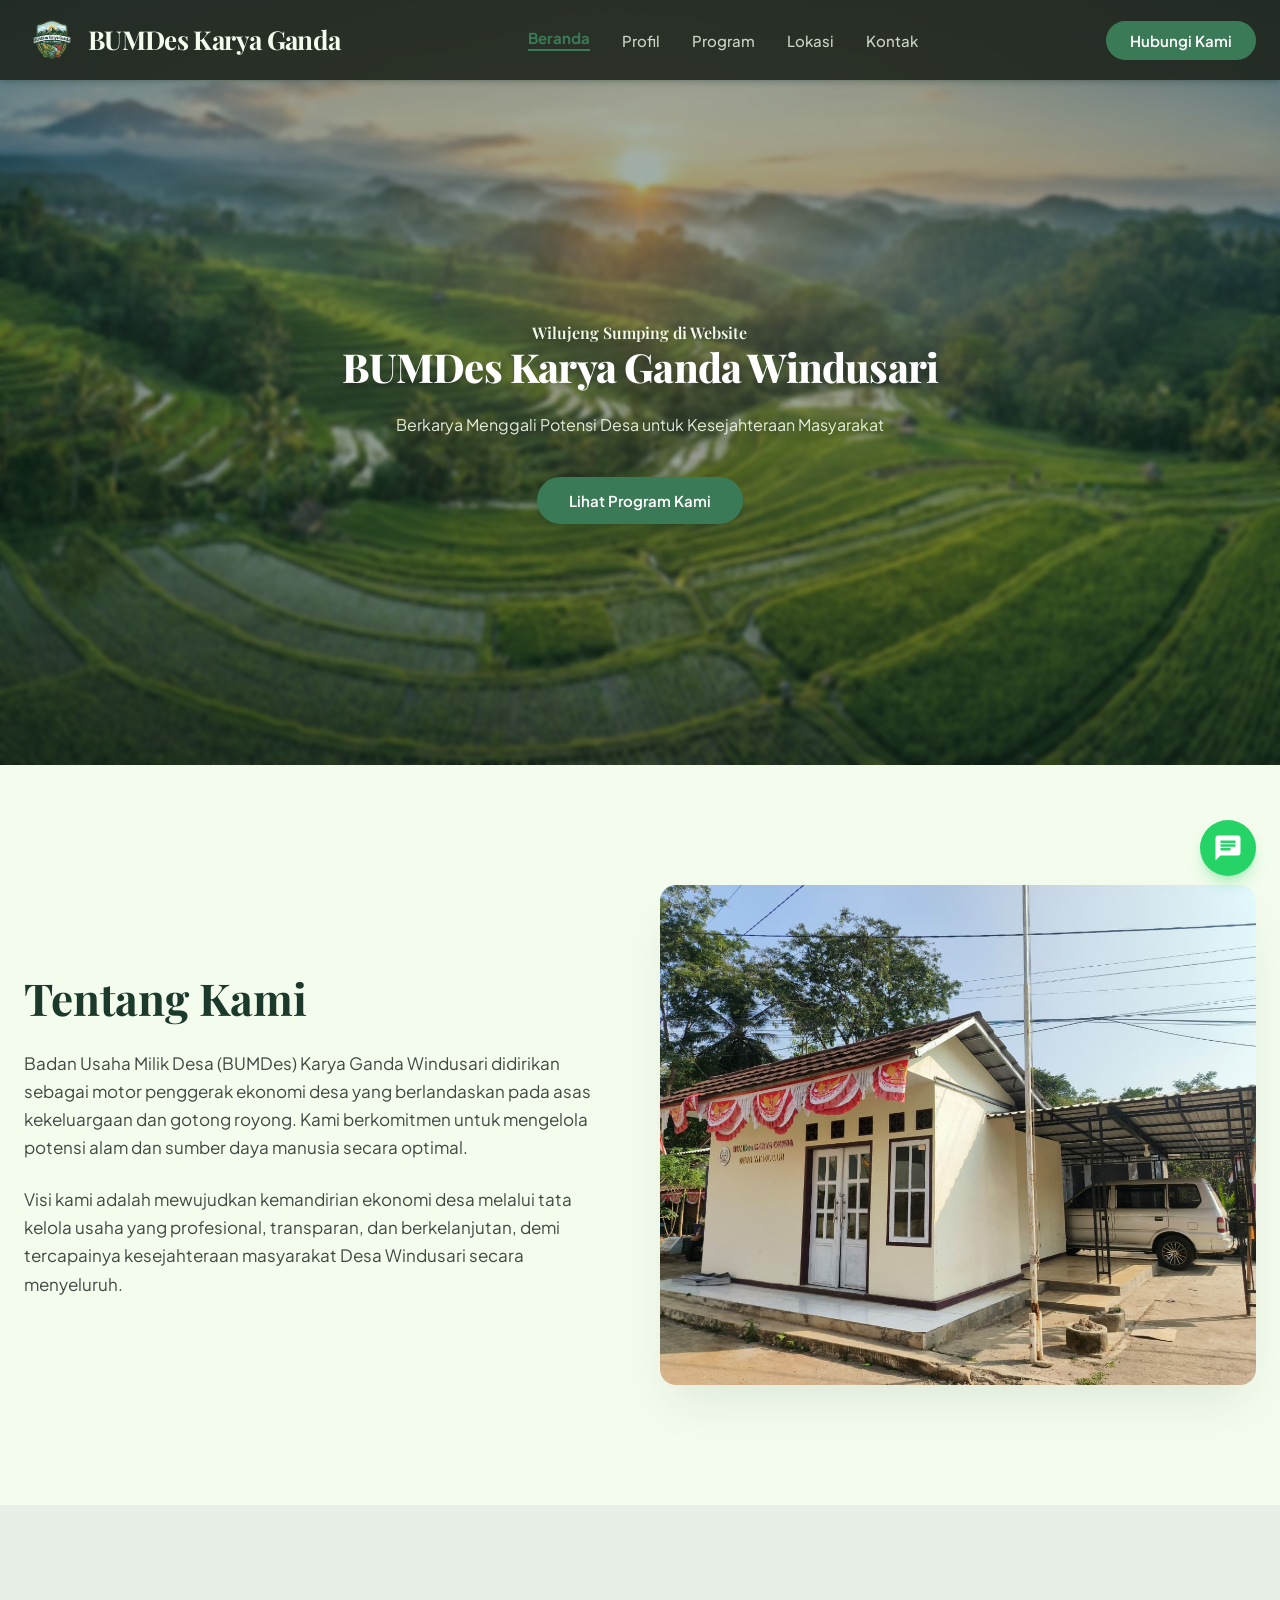
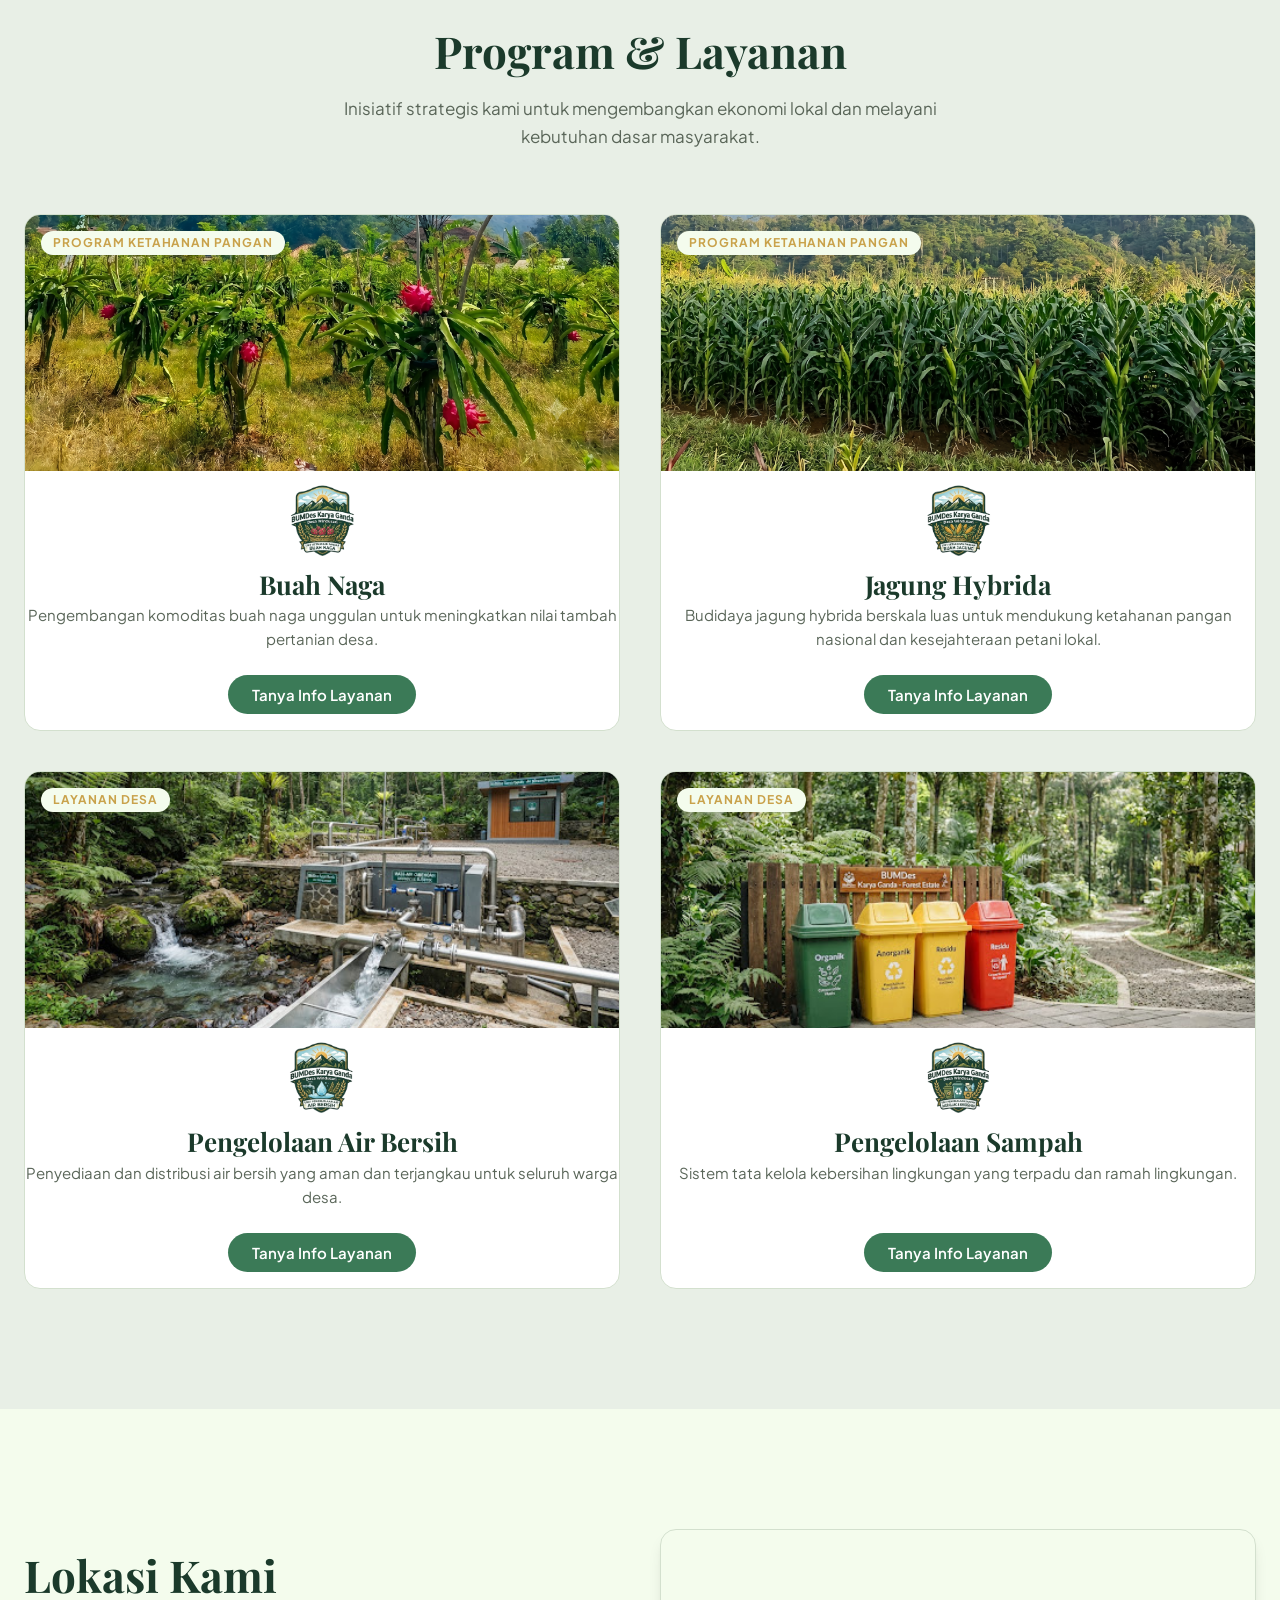
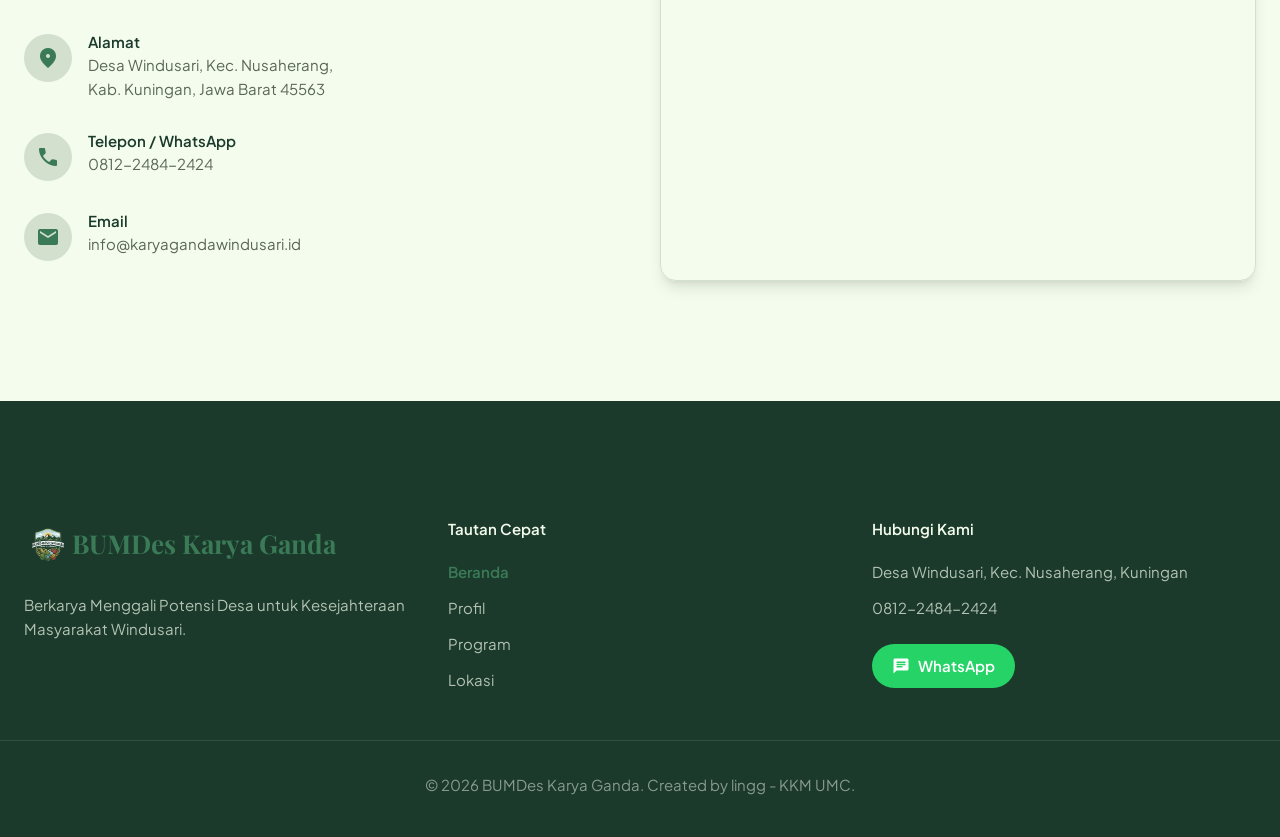
<file: index.html>
<!doctype html>

<html lang="id">
  <head>
    <meta charset="utf-8" />
    <meta content="width=device-width, initial-scale=1.0" name="viewport" />
    <title>BUMDes Karya Ganda Windusari</title>
    <!-- Meta Tags untuk Thumbnail Sosial Media -->
    <meta property="og:title" content="BUMDes Karya Ganda Windusari" />
    <meta
      property="og:description"
      content="Berkarya Menggali Potensi Desa untuk Kesejahteraan Masyarakat."
    />
    <meta property="og:title" content="BUMDes Karya Ganda Windusari" />
    <meta
      property="og:description"
      content="Berkarya Menggali Potensi Desa untuk Kesejahteraan Masyarakat."
    />
    <meta
      property="og:image"
      content="https://windusari.github.io/BUMDes_KaryaGanda/assets/images/og-bumdes.jpg"
    />
    <meta property="og:type" content="website" />
    <meta
      property="og:url"
      content="https://windusari.github.io/BUMDes_KaryaGanda/"
    />
    <meta
      name="description"
      content="Katalog BUMDes Karya Ganda Windusari - Menggali Potensi Desa untuk Kesejahteraan Masyarakat. Hubungi kami untuk info layanan desa dan program ketahanan pangan."
    />
    <meta property="og:title" content="Katalog BUMDes Karya Ganda Windusari" />
    <meta
      property="og:description"
      content="Katalog BUMDes Karya Ganda Windusari - Menggali Potensi Desa untuk Kesejahteraan Masyarakat. Hubungi kami untuk info layanan desa dan program ketahanan pangan."
    />
    <meta property="og:image" content="assets/images/kantor-bumdes.jpg" />
    <!-- Google Fonts -->
    <link href="https://fonts.googleapis.com" rel="preconnect" />
    <link crossorigin="" href="https://fonts.gstatic.com" rel="preconnect" />
    <link
      href="https://fonts.googleapis.com/css2?family=Playfair+Display:wght@400;600;700;800&family=Plus+Jakarta+Sans:wght@400;500;600;700&display=swap"
      rel="stylesheet"
    />
    <!-- Material Symbols -->
    <link
      href="https://fonts.googleapis.com/css2?family=Material+Symbols+Outlined:wght,FILL@100..700,0..1&amp;display=swap"
      rel="stylesheet"
    />
    <link
      href="https://fonts.googleapis.com/css2?family=Material+Symbols+Outlined:wght,FILL@100..700,0..1&amp;display=swap"
      rel="stylesheet"
    />
    <!-- Styles -->
    <link rel="stylesheet" href="style.css" />
    <style>
      /* Custom Bug Fixes for Responsiveness */
      @keyframes fadeInUp {
        0% {
          opacity: 0;
          transform: translateY(20px);
        }
        100% {
          opacity: 1;
          transform: translateY(0);
        }
      }
      .animate-fade-in-up {
        opacity: 0;
        animation: fadeInUp 0.8s ease-out forwards;
      }
      .delay-100 {
        animation-delay: 100ms;
      }
      .delay-200 {
        animation-delay: 200ms;
      }
      @keyframes kenBurns {
        0% {
          transform: scale(1);
        }
        100% {
          transform: scale(1.08);
        }
      }
      .animate-ken-burns {
        animation: kenBurns 20s ease-in-out infinite alternate;
      }
      @keyframes bounceSoft {
        0%,
        100% {
          transform: translateY(0);
        }
        50% {
          transform: translateY(10px);
        }
      }
      .animate-bounce-soft {
        animation: bounceSoft 2s ease-in-out infinite;
      }
      .font-playfair {
        font-family: "Playfair Display", serif;
      }
      #mobile-menu {
        align-items: flex-start !important;
        padding: 24px !important;
        gap: 16px;
      }
      #mobile-menu a {
        width: 100%;
        text-align: left;
        display: block;
        border-bottom: 1px solid rgba(244, 252, 237, 0.1); /* border-surface-bright/10 */
      }
      #mobile-menu a:last-child {
        border-bottom: none;
      }
      #mobile-menu a.bg-emerald {
        text-align: center;
        border-bottom: none;
      }
      .tentang-kami-img-wrapper img {
        width: 100%;
        height: 250px;
        object-fit: cover;
        object-position: center;
      }
      @media (min-width: 768px) {
        .tentang-kami-img-wrapper img {
          height: 500px;
        }
      }
    </style>
  </head>
  <body class="bg-surface-bright text-on-surface antialiased">
    <!-- TopNavBar -->
    <nav
      id="navbar"
      class="fixed top-0 w-full z-50 bg-charcoal-green/90 backdrop-blur-md dark:bg-charcoal-green/95 shadow-md shadow-forest-deep/20 transition-all duration-300"
    >
      <div
        class="flex justify-between items-center px-6 md:px-12 max-w-6xl mx-auto h-20"
      >
        <a
          class="flex items-center gap-2 font-h2 text-h2 text-surface-bright tracking-tight"
          href="#beranda"
        >
          <img
            src="assets/images/logo-bumdes.png"
            alt="Logo BUMDes Karya Ganda"
            class="w-14 h-14 object-contain"
          />
          BUMDes Karya Ganda
        </a>
        <div
          class="hidden md:flex items-center gap-8 font-nav-link text-nav-link"
        >
          <a
            class="desktop-nav-link text-surface-bright/80 hover:text-surface-bright transition-colors hover:scale-105 duration-300"
            href="#beranda"
            >Beranda</a
          >
          <a
            class="desktop-nav-link text-surface-bright/80 hover:text-surface-bright transition-colors hover:scale-105 duration-300"
            href="#profil"
            >Profil</a
          >
          <a
            class="desktop-nav-link text-surface-bright/80 hover:text-surface-bright transition-colors hover:scale-105 duration-300"
            href="#program"
            >Program</a
          >
          <a
            class="desktop-nav-link text-surface-bright/80 hover:text-surface-bright transition-colors hover:scale-105 duration-300"
            href="#lokasi"
            >Lokasi</a
          >
          <a
            class="desktop-nav-link text-surface-bright/80 hover:text-surface-bright transition-colors hover:scale-105 duration-300"
            href="#kontak"
            >Kontak</a
          >
        </div>
        <a
          class="hidden md:inline-flex items-center justify-center whitespace-nowrap bg-emerald hover:bg-forest-deep text-on-primary font-button-label text-button-label py-3 px-6 rounded-full transition-all duration-300 hover:-translate-y-0.5"
          href="#kontak"
        >
          Hubungi Kami
        </a>
        <!-- Mobile Menu Button -->
        <button id="mobile-menu-btn" class="md:hidden text-surface-bright p-2">
          <span class="material-symbols-outlined text-3xl">menu</span>
        </button>
      </div>
      <!-- Mobile Menu Overlay -->
      <div
        id="mobile-menu"
        class="hidden md:hidden absolute top-20 left-0 w-full shadow-md shadow-forest-deep/20 flex flex-col items-center py-4 font-nav-link text-nav-link text-surface-bright"
        style="background-color: #1e251c"
      >
        <a
          class="mobile-nav-link py-2 hover:text-emerald transition-colors"
          href="#beranda"
          >Beranda</a
        >
        <a
          class="mobile-nav-link py-2 hover:text-emerald transition-colors"
          href="#profil"
          >Profil</a
        >
        <a
          class="mobile-nav-link py-2 hover:text-emerald transition-colors"
          href="#program"
          >Program</a
        >
        <a
          class="mobile-nav-link py-2 hover:text-emerald transition-colors"
          href="#lokasi"
          >Lokasi</a
        >
        <a
          class="mobile-nav-link py-2 hover:text-emerald transition-colors"
          href="#kontak"
          >Kontak</a
        >
        <a
          class="mt-4 bg-emerald hover:bg-forest-deep text-on-primary font-button-label text-button-label py-2 px-6 rounded-full transition-all"
          href="#kontak"
          >Hubungi Kami</a
        >
      </div>
    </nav>
    <!-- Hero Section -->
    <section
      class="relative min-h-[85vh] flex items-center justify-center pt-20"
      id="beranda"
    >
      <div class="absolute inset-0 z-0 overflow-hidden">
        <div
          class="absolute inset-0 animate-ken-burns"
          style="
            background-image: url(&quot;assets/images/hero-bg.jpg&quot;);
            background-size: cover;
            background-position: center center;
            background-repeat: no-repeat;
          "
        ></div>
        <div
          class="absolute inset-0 bg-forest-deep/40 backdrop-blur-[2px]"
        ></div>
      </div>
      <div
        class="relative z-10 max-w-6xl mx-auto px-6 md:px-12 text-center text-surface-bright flex flex-col items-center"
      >
        <p
          class="font-playfair text-[1.125rem] md:text-[1.375rem] font-semibold text-[#C9A24B] tracking-wider mb-2 animate-fade-in-up"
          style="text-shadow: 0 2px 12px rgba(0, 0, 0, 0.5)"
        >
          Wilujeng Sumping di Website
        </p>
        <h1
          class="font-hero-headline text-hero-headline md:text-hero-headline mb-6 drop-shadow-lg text-white"
        >
          BUMDes Karya Ganda Windusari
        </h1>
        <p
          class="font-body-lg text-xl md:text-2xl font-light max-w-3xl mx-auto mb-10 text-surface-bright/90 animate-fade-in-up delay-100"
          style="text-shadow: 0 2px 12px rgba(0, 0, 0, 0.25)"
        >
          Berkarya Menggali Potensi Desa untuk Kesejahteraan Masyarakat
        </p>
        <a
          class="inline-flex items-center justify-center bg-emerald hover:bg-emerald/90 text-on-primary font-button-label text-button-label py-4 px-8 rounded-full transition-all duration-300 hover:-translate-y-2 hover:shadow-2xl shadow-lg shadow-forest-deep/30 animate-fade-in-up delay-200"
          href="#program"
        >
          Lihat Program Kami
        </a>
      </div>
      <a
        href="#profil"
        class="absolute bottom-8 left-1/2 -translate-x-1/2 z-20 text-white/70 hover:text-white transition-colors flex flex-col items-center animate-bounce-soft"
        aria-label="Scroll down to Profil section"
      >
        <svg
          xmlns="http://www.w3.org/2000/svg"
          class="h-10 w-10"
          fill="none"
          viewBox="0 0 24 24"
          stroke="currentColor"
          stroke-width="1.5"
        >
          <path
            stroke-linecap="round"
            stroke-linejoin="round"
            d="M19 9l-7 7-7-7"
          />
        </svg>
      </a>
    </section>
    <!-- Profil Section -->
    <section
      class="py-section-padding-mobile md:py-section-padding-desktop bg-surface-lowest"
      id="profil"
    >
      <div class="max-w-6xl mx-auto px-6 md:px-12">
        <div
          class="grid grid-cols-1 md:grid-cols-2 gap-grid-gap-desktop items-center"
        >
          <div>
            <h2 class="font-h1 text-h1 text-forest-deep mb-6">Tentang Kami</h2>
            <div
              class="font-body-lg text-body-lg text-on-surface-variant space-y-6"
            >
              <p class="">
                Badan Usaha Milik Desa (BUMDes) Karya Ganda Windusari didirikan
                sebagai motor penggerak ekonomi desa yang berlandaskan pada asas
                kekeluargaan dan gotong royong. Kami berkomitmen untuk mengelola
                potensi alam dan sumber daya manusia secara optimal.
              </p>
              <p class="">
                Visi kami adalah mewujudkan kemandirian ekonomi desa melalui
                tata kelola usaha yang profesional, transparan, dan
                berkelanjutan, demi tercapainya kesejahteraan masyarakat Desa
                Windusari secara menyeluruh.
              </p>
            </div>
          </div>
          <div
            class="relative rounded-xl overflow-hidden shadow-2xl shadow-forest-deep/10 tentang-kami-img-wrapper"
          >
            <img
              class="w-full h-full object-cover"
              alt="Gedung kantor BUMDes Karya Ganda Windusari yang modern dan bersih dikelilingi pemandangan alam"
              src="assets/images/kantor-bumdes.jpg"
              loading="lazy"
            />
          </div>
        </div>
      </div>
    </section>
    <!-- Program & Layanan Section -->
    <section
      class="py-section-padding-mobile md:py-section-padding-desktop bg-sage-light"
      id="program"
    >
      <div class="max-w-6xl mx-auto px-6 md:px-12">
        <div class="text-center mb-16">
          <h2 class="font-h1 text-h1 text-forest-deep mb-4">
            Program &amp; Layanan
          </h2>
          <p
            class="font-body-lg text-body-lg text-text-muted max-w-2xl mx-auto"
          >
            Inisiatif strategis kami untuk mengembangkan ekonomi lokal dan
            melayani kebutuhan dasar masyarakat.
          </p>
        </div>
        <div class="grid grid-cols-1 md:grid-cols-2 gap-8 md:gap-10">
          <!-- Card 1 -->
          <div
            class="bg-surface-container-lowest rounded-xl border border-sage-mid card-hover-effect flex flex-col overflow-hidden transition-all duration-300 hover:-translate-y-2 hover:shadow-2xl"
          >
            <div class="card-image-wrapper h-64 relative">
              <img
                class="w-full h-full object-cover card-image-zoom"
                style="object-position: bottom"
                alt="Buah naga segar hasil budidaya BUMDes Karya Ganda Windusari"
                src="assets/images/buah-naga.jpg"
                loading="lazy"
              />
              <div
                class="absolute top-4 left-4 text-gold font-label-badge text-label-badge px-3 py-1.5 rounded-full uppercase bg-surface-bright"
              >
                PROGRAM KETAHANAN PANGAN
              </div>
            </div>
            <div
              class="p-5 sm:p-8 flex flex-col flex-grow items-center text-center"
            >
              <img
                src="assets/images/logo-buahnaga.png"
                alt="Logo Unit Buah Naga BUMDes Karya Ganda"
                class="w-24 h-24 mx-auto object-contain mb-2 rounded-full"
                style="width: 96px; height: 96px"
              />
              <h3 class="font-h2 text-h2 text-forest-deep mb-2 text-center">
                Buah Naga
              </h3>
              <p
                class="font-body-md text-body-md text-text-muted mb-6 flex-grow"
              >
                Pengembangan komoditas buah naga unggulan untuk meningkatkan
                nilai tambah pertanian desa.
              </p>
              <!-- TODO: ganti dengan nomor WhatsApp asli BUMDes -->
              <a
                class="inline-flex items-center justify-center bg-emerald hover:bg-forest-deep text-on-primary font-button-label text-button-label py-3 px-6 rounded-full transition-all duration-300 w-full sm:w-auto mb-4"
                href="https://wa.me/6282219125820?text=Halo%20BUMDes%20Karya%20Ganda%20Windusari,%20saya%20ingin%20mendapatkan%20informasi%20mengenai%20Buah%20Naga..."
                target="_blank"
              >
                Tanya Info Layanan
              </a>
            </div>
          </div>
          <!-- Card 2 -->
          <div
            class="bg-surface-container-lowest rounded-xl border border-sage-mid card-hover-effect flex flex-col overflow-hidden transition-all duration-300 hover:-translate-y-2 hover:shadow-2xl"
          >
            <div class="card-image-wrapper h-64 relative">
              <img
                class="w-full h-full object-cover card-image-zoom"
                style="object-position: bottom"
                alt="Perkebunan jagung hybrida yang subur dan luas di Windusari"
                src="assets/images/jagung-hybrida.jpg"
                loading="lazy"
              />
              <div
                class="absolute top-4 left-4 text-gold font-label-badge text-label-badge px-3 py-1.5 rounded-full uppercase bg-surface-bright"
              >
                PROGRAM KETAHANAN PANGAN
              </div>
            </div>
            <div
              class="p-5 sm:p-8 flex flex-col flex-grow items-center text-center"
            >
              <img
                src="assets/images/logo-jagung.png"
                alt="Logo Unit Jagung Hybrida BUMDes Karya Ganda"
                class="w-24 h-24 mx-auto object-contain mb-2 rounded-full"
                style="width: 96px; height: 96px"
              />
              <h3 class="font-h2 text-h2 text-forest-deep mb-2 text-center">
                Jagung Hybrida
              </h3>
              <p
                class="font-body-md text-body-md text-text-muted mb-6 flex-grow"
              >
                Budidaya jagung hybrida berskala luas untuk mendukung ketahanan
                pangan nasional dan kesejahteraan petani lokal.
              </p>
              <!-- TODO: ganti dengan nomor WhatsApp asli BUMDes -->
              <a
                class="inline-flex items-center justify-center bg-emerald hover:bg-forest-deep text-on-primary font-button-label text-button-label py-3 px-6 rounded-full transition-all duration-300 w-full sm:w-auto mb-4"
                href="https://wa.me/6282219125820?text=Halo%20BUMDes%20Karya%20Ganda%20Windusari,%20saya%20ingin%20mendapatkan%20informasi%20mengenai%20Jagung%20Hybrida..."
                target="_blank"
              >
                Tanya Info Layanan
              </a>
            </div>
          </div>
          <!-- Card 3 -->
          <div
            class="bg-surface-container-lowest rounded-xl border border-sage-mid card-hover-effect flex flex-col overflow-hidden transition-all duration-300 hover:-translate-y-2 hover:shadow-2xl"
          >
            <div class="card-image-wrapper h-64 relative">
              <img
                class="w-full h-full object-cover card-image-zoom"
                alt="Fasilitas pengelolaan air bersih desa yang terjaga kualitasnya"
                src="assets/images/air-bersih.jpg"
                loading="lazy"
              />
              <div
                class="absolute top-4 left-4 text-gold font-label-badge text-label-badge px-3 py-1.5 rounded-full uppercase bg-surface-bright"
              >
                LAYANAN DESA
              </div>
            </div>
            <div
              class="p-5 sm:p-8 flex flex-col flex-grow items-center text-center"
            >
              <img
                src="assets/images/logo-air.png"
                alt="Logo Unit Pengelolaan Air Bersih BUMDes Karya Ganda"
                class="w-24 h-24 mx-auto object-contain mb-2 rounded-full"
                style="width: 96px; height: 96px"
              />
              <h3 class="font-h2 text-h2 text-forest-deep mb-2 text-center">
                Pengelolaan Air Bersih
              </h3>
              <p
                class="font-body-md text-body-md text-text-muted mb-6 flex-grow"
              >
                Penyediaan dan distribusi air bersih yang aman dan terjangkau
                untuk seluruh warga desa.
              </p>
              <!-- TODO: ganti dengan nomor WhatsApp asli BUMDes -->
              <a
                class="inline-flex items-center justify-center bg-emerald hover:bg-forest-deep text-on-primary font-button-label text-button-label py-3 px-6 rounded-full transition-all duration-300 w-full sm:w-auto mb-4"
                href="https://wa.me/6282219125820?text=Halo%20BUMDes%20Karya%20Ganda%20Windusari,%20saya%20ingin%20mendapatkan%20informasi%20mengenai%20Pengelolaan%20Air%20Bersih..."
                target="_blank"
              >
                Tanya Info Layanan
              </a>
            </div>
          </div>
          <!-- Card 4 -->
          <div
            class="bg-surface-container-lowest rounded-xl border border-sage-mid card-hover-effect flex flex-col overflow-hidden transition-all duration-300 hover:-translate-y-2 hover:shadow-2xl"
          >
            <div class="card-image-wrapper h-64 relative">
              <img
                class="w-full h-full object-cover card-image-zoom"
                alt="Sistem pengelolaan sampah terpadu yang ramah lingkungan"
                src="assets/images/pengelolaan-sampah.jpg"
                loading="lazy"
              />
              <div
                class="absolute top-4 left-4 text-gold font-label-badge text-label-badge px-3 py-1.5 rounded-full uppercase bg-surface-bright"
              >
                LAYANAN DESA
              </div>
            </div>
            <div
              class="p-5 sm:p-8 flex flex-col flex-grow items-center text-center"
            >
              <img
                src="assets/images/logo-sampah.png"
                alt="Logo Unit Pengelolaan Sampah BUMDes Karya Ganda"
                class="w-24 h-24 mx-auto object-contain mb-2 rounded-full"
                style="width: 96px; height: 96px"
              />
              <h3 class="font-h2 text-h2 text-forest-deep mb-2 text-center">
                Pengelolaan Sampah
              </h3>
              <p
                class="font-body-md text-body-md text-text-muted mb-6 flex-grow"
              >
                Sistem tata kelola kebersihan lingkungan yang terpadu dan ramah
                lingkungan.
              </p>
              <!-- TODO: ganti dengan nomor WhatsApp asli BUMDes -->
              <a
                class="inline-flex items-center justify-center bg-emerald hover:bg-forest-deep text-on-primary font-button-label text-button-label py-3 px-6 rounded-full transition-all duration-300 w-full sm:w-auto mb-4"
                href="https://wa.me/6282219125820?text=Halo%20BUMDes%20Karya%20Ganda%20Windusari,%20saya%20ingin%20mendapatkan%20informasi%20mengenai%20Pengelolaan%20Sampah..."
                target="_blank"
              >
                Tanya Info Layanan
              </a>
            </div>
          </div>
        </div>
      </div>
    </section>
    <!-- Lokasi Section -->
    <section
      class="py-section-padding-mobile md:py-section-padding-desktop bg-surface-bright"
      id="lokasi"
    >
      <div class="max-w-6xl mx-auto px-6 md:px-12">
        <div
          class="grid grid-cols-1 md:grid-cols-2 gap-grid-gap-desktop items-center"
        >
          <div class="space-y-8">
            <h2 class="font-h1 text-h1 text-forest-deep">Lokasi Kami</h2>
            <div class="flex items-start gap-4">
              <div
                class="w-12 h-12 rounded-full bg-sage-mid flex items-center justify-center flex-shrink-0"
              >
                <span
                  class="material-symbols-outlined text-emerald text-2xl material-symbols-fill"
                  >location_on</span
                >
              </div>
              <div>
                <h4
                  class="font-button-label text-button-label text-forest-deep mb-1"
                >
                  Alamat
                </h4>
                <p class="font-body-md text-body-md text-text-muted">
                  Desa Windusari, Kec. Nusaherang,<br />Kab. Kuningan, Jawa
                  Barat 45563
                </p>
              </div>
            </div>
            <div class="flex items-start gap-4">
              <div
                class="w-12 h-12 rounded-full bg-sage-mid flex items-center justify-center flex-shrink-0"
              >
                <span
                  class="material-symbols-outlined text-emerald text-2xl material-symbols-fill"
                  >call</span
                >
              </div>
              <div>
                <h4
                  class="font-button-label text-button-label text-forest-deep mb-1"
                >
                  Telepon / WhatsApp
                </h4>
                <p class="font-body-md text-body-md text-text-muted">
                  0812-2484-2424
                </p>
              </div>
            </div>
            <div class="flex items-start gap-4">
              <div
                class="w-12 h-12 rounded-full bg-sage-mid flex items-center justify-center flex-shrink-0"
              >
                <span
                  class="material-symbols-outlined text-emerald text-2xl material-symbols-fill"
                  >mail</span
                >
              </div>
              <div>
                <h4
                  class="font-button-label text-button-label text-forest-deep mb-1"
                >
                  Email
                </h4>
                <p class="font-body-md text-body-md text-text-muted">
                  info@karyagandawindusari.id
                </p>
              </div>
            </div>
          </div>
          <div
            class="rounded-xl overflow-hidden shadow-lg border border-sage-mid"
          >
            <iframe
              src="https://maps.google.com/maps?q=Kantor%20BUMDes%20Windusari,%20Nusaherang,%20Kuningan,%20Jawa%20Barat&t=&z=15&ie=UTF8&iwloc=&output=embed"
              width="100%"
              height="350px"
              style="border: 0"
              allowfullscreen=""
              loading="lazy"
              referrerpolicy="no-referrer-when-downgrade"
            ></iframe>
          </div>
        </div>
      </div>
    </section>
    <!-- Footer -->
    <footer
      class="w-full pt-section-padding-desktop pb-10 bg-forest-deep dark:bg-primary flat no shadows"
      id="kontak"
    >
      <div
        class="grid grid-cols-1 md:grid-cols-3 gap-grid-gap-desktop max-w-6xl mx-auto px-6 md:px-12 mb-12"
      >
        <!-- Col 1 -->
        <div>
          <div
            class="flex items-center gap-3 font-h2 text-h2 text-emerald mb-6"
          >
            <img
              src="assets/images/logo-bumdes.png"
              alt="Logo BUMDes Karya Ganda"
              class="w-12 h-12 object-contain"
            />
            BUMDes Karya Ganda
          </div>
          <p class="font-body-md text-body-md text-surface-bright/70 mb-4">
            Berkarya Menggali Potensi Desa untuk Kesejahteraan Masyarakat
            Windusari.
          </p>
        </div>
        <!-- Col 2 -->
        <div>
          <h4
            class="font-button-label text-button-label text-surface-bright mb-6"
          >
            Tautan Cepat
          </h4>
          <ul class="space-y-3 font-body-md text-body-md">
            <li class="">
              <a
                class="footer-nav-link text-surface-bright/70 hover:text-surface-bright transition-colors hover:text-emerald duration-200 focus:underline decoration-emerald decoration-2 underline-offset-4"
                href="#beranda"
                >Beranda</a
              >
            </li>
            <li class="">
              <a
                class="footer-nav-link text-surface-bright/70 hover:text-surface-bright transition-colors hover:text-emerald duration-200 focus:underline decoration-emerald decoration-2 underline-offset-4"
                href="#profil"
                >Profil</a
              >
            </li>
            <li class="">
              <a
                class="footer-nav-link text-surface-bright/70 hover:text-surface-bright transition-colors hover:text-emerald duration-200 focus:underline decoration-emerald decoration-2 underline-offset-4"
                href="#program"
                >Program</a
              >
            </li>
            <li class="">
              <a
                class="footer-nav-link text-surface-bright/70 hover:text-surface-bright transition-colors hover:text-emerald duration-200 focus:underline decoration-emerald decoration-2 underline-offset-4"
                href="#lokasi"
                >Lokasi</a
              >
            </li>
          </ul>
        </div>
        <!-- Col 3 -->
        <div>
          <h4
            class="font-button-label text-button-label text-surface-bright mb-6"
          >
            Hubungi Kami
          </h4>
          <ul
            class="space-y-3 font-body-md text-body-md text-surface-bright/70 mb-6"
          >
            <li class="">Desa Windusari, Kec. Nusaherang, Kuningan</li>
            <li class="">0812-2484-2424</li>
          </ul>
          <!-- TODO: ganti dengan nomor WhatsApp asli BUMDes -->
          <a
            class="inline-flex items-center gap-2 bg-[#25D366] hover:bg-[#20bd5a] text-white font-button-label text-button-label py-2 px-5 rounded-full transition-colors"
            href="https://wa.me/6282219125820?text=Halo%20BUMDes%20Karya%20Ganda%20Windusari,%20saya%20ingin%20mendapatkan%20informasi%20mengenai%20layanan%20dan%20program%20BUMDes..."
            target="_blank"
          >
            <span
              class="material-symbols-outlined material-symbols-fill text-lg"
              >chat</span
            >
            WhatsApp
          </a>
        </div>
      </div>
      <div
        class="max-w-6xl mx-auto px-6 md:px-12 pt-8 border-t border-surface-bright/10 text-center font-body-md text-body-md text-surface-bright/50"
      >
        &copy; 2026 BUMDes Karya Ganda.
        <span class="block md:inline mt-2 md:mt-0 text-gray-300"
          >Created by lingg - KKM UMC.</span
        >
      </div>
    </footer>
    <!-- Floating WhatsApp CTA -->
    <!-- TODO: ganti dengan nomor WhatsApp asli BUMDes -->
    <a
      class="fixed bottom-8 right-8 z-50 w-14 h-14 bg-[#25D366] hover:bg-[#20bd5a] text-white rounded-full flex items-center justify-center shadow-lg shadow-[#25D366]/30 transition-transform hover:scale-110 duration-300"
      href="https://wa.me/6282219125820?text=Halo%20BUMDes%20Karya%20Ganda%20Windusari,%20saya%20ingin%20mendapatkan%20informasi%20mengenai%20layanan%20dan%20program%20BUMDes..."
      style="position: fixed; bottom: 24px; right: 24px; z-index: 1000"
      target="_blank"
    >
      <span class="material-symbols-outlined material-symbols-fill text-3xl"
        >chat</span
      >
    </a>
    <script>
      document.addEventListener("DOMContentLoaded", () => {
        const mobileMenuBtn = document.getElementById("mobile-menu-btn");
        const mobileMenu = document.getElementById("mobile-menu");
        const navbar = document.getElementById("navbar");

        // Toggle mobile menu
        mobileMenuBtn.addEventListener("click", () => {
          mobileMenu.classList.toggle("hidden");
        });

        // Close mobile menu on link click
        mobileMenu.querySelectorAll("a").forEach((link) => {
          link.addEventListener("click", () => {
            mobileMenu.classList.add("hidden");
          });
        });

        // Sticky navbar background toggle
        window.addEventListener("scroll", () => {
          if (window.scrollY > 50) {
            navbar.style.backgroundColor = "#1E251C";
          } else {
            navbar.style.backgroundColor = "";
          }
        });

        // Scroll-spy and Active Menu State
        const sections = document.querySelectorAll("section[id], footer[id]");
        const desktopLinks = document.querySelectorAll(".desktop-nav-link");
        const mobileLinks = document.querySelectorAll(".mobile-nav-link");
        const footerLinks = document.querySelectorAll(".footer-nav-link");

        function updateNavLinks(currentId) {
          desktopLinks.forEach((link) => {
            if (link.getAttribute("href") === `#${currentId}`) {
              link.classList.add(
                "text-emerald",
                "font-bold",
                "border-b-2",
                "border-emerald",
                "pb-1",
              );
              link.classList.remove(
                "text-surface-bright/80",
                "hover:text-surface-bright",
                "hover:scale-105",
              );
            } else {
              link.classList.remove(
                "text-emerald",
                "font-bold",
                "border-b-2",
                "border-emerald",
                "pb-1",
              );
              link.classList.add(
                "text-surface-bright/80",
                "hover:text-surface-bright",
                "hover:scale-105",
              );
            }
          });

          mobileLinks.forEach((link) => {
            if (link.getAttribute("href") === `#${currentId}`) {
              link.classList.add("text-emerald", "font-bold");
            } else {
              link.classList.remove("text-emerald", "font-bold");
            }
          });

          footerLinks.forEach((link) => {
            if (link.getAttribute("href") === `#${currentId}`) {
              link.classList.add("text-emerald", "font-semibold");
              link.classList.remove(
                "text-surface-bright/70",
                "hover:text-surface-bright",
                "hover:text-emerald",
              );
            } else {
              link.classList.remove("text-emerald", "font-semibold");
              link.classList.add(
                "text-surface-bright/70",
                "hover:text-surface-bright",
                "hover:text-emerald",
              );
            }
          });
        }

        // Initialize with #beranda active on load before scroll
        updateNavLinks("beranda");

        const observerOptions = {
          root: null,
          rootMargin: "-50% 0px -50% 0px", // Center of viewport
          threshold: 0,
        };

        const observer = new IntersectionObserver((entries) => {
          entries.forEach((entry) => {
            if (entry.isIntersecting) {
              const id = entry.target.getAttribute("id");
              if (id) updateNavLinks(id);
            }
          });
        }, observerOptions);

        sections.forEach((section) => {
          observer.observe(section);
        });

        // Click handler for instant update
        const allNavLinks = [...desktopLinks, ...mobileLinks, ...footerLinks];
        allNavLinks.forEach((link) => {
          link.addEventListener("click", (e) => {
            const href = link.getAttribute("href");
            if (href && href.startsWith("#")) {
              const id = href.substring(1);
              updateNavLinks(id);
            }
          });
        });
      });
    </script>
  </body>
</html>
</file>
<file: style.css>
*, ::before, ::after {
  --tw-border-spacing-x: 0;
  --tw-border-spacing-y: 0;
  --tw-translate-x: 0;
  --tw-translate-y: 0;
  --tw-rotate: 0;
  --tw-skew-x: 0;
  --tw-skew-y: 0;
  --tw-scale-x: 1;
  --tw-scale-y: 1;
  --tw-pan-x:  ;
  --tw-pan-y:  ;
  --tw-pinch-zoom:  ;
  --tw-scroll-snap-strictness: proximity;
  --tw-gradient-from-position:  ;
  --tw-gradient-via-position:  ;
  --tw-gradient-to-position:  ;
  --tw-ordinal:  ;
  --tw-slashed-zero:  ;
  --tw-numeric-figure:  ;
  --tw-numeric-spacing:  ;
  --tw-numeric-fraction:  ;
  --tw-ring-inset:  ;
  --tw-ring-offset-width: 0px;
  --tw-ring-offset-color: #fff;
  --tw-ring-color: rgb(59 130 246 / 0.5);
  --tw-ring-offset-shadow: 0 0 #0000;
  --tw-ring-shadow: 0 0 #0000;
  --tw-shadow: 0 0 #0000;
  --tw-shadow-colored: 0 0 #0000;
  --tw-blur:  ;
  --tw-brightness:  ;
  --tw-contrast:  ;
  --tw-grayscale:  ;
  --tw-hue-rotate:  ;
  --tw-invert:  ;
  --tw-saturate:  ;
  --tw-sepia:  ;
  --tw-drop-shadow:  ;
  --tw-backdrop-blur:  ;
  --tw-backdrop-brightness:  ;
  --tw-backdrop-contrast:  ;
  --tw-backdrop-grayscale:  ;
  --tw-backdrop-hue-rotate:  ;
  --tw-backdrop-invert:  ;
  --tw-backdrop-opacity:  ;
  --tw-backdrop-saturate:  ;
  --tw-backdrop-sepia:  ;
  --tw-contain-size:  ;
  --tw-contain-layout:  ;
  --tw-contain-paint:  ;
  --tw-contain-style:  ;
}

::backdrop {
  --tw-border-spacing-x: 0;
  --tw-border-spacing-y: 0;
  --tw-translate-x: 0;
  --tw-translate-y: 0;
  --tw-rotate: 0;
  --tw-skew-x: 0;
  --tw-skew-y: 0;
  --tw-scale-x: 1;
  --tw-scale-y: 1;
  --tw-pan-x:  ;
  --tw-pan-y:  ;
  --tw-pinch-zoom:  ;
  --tw-scroll-snap-strictness: proximity;
  --tw-gradient-from-position:  ;
  --tw-gradient-via-position:  ;
  --tw-gradient-to-position:  ;
  --tw-ordinal:  ;
  --tw-slashed-zero:  ;
  --tw-numeric-figure:  ;
  --tw-numeric-spacing:  ;
  --tw-numeric-fraction:  ;
  --tw-ring-inset:  ;
  --tw-ring-offset-width: 0px;
  --tw-ring-offset-color: #fff;
  --tw-ring-color: rgb(59 130 246 / 0.5);
  --tw-ring-offset-shadow: 0 0 #0000;
  --tw-ring-shadow: 0 0 #0000;
  --tw-shadow: 0 0 #0000;
  --tw-shadow-colored: 0 0 #0000;
  --tw-blur:  ;
  --tw-brightness:  ;
  --tw-contrast:  ;
  --tw-grayscale:  ;
  --tw-hue-rotate:  ;
  --tw-invert:  ;
  --tw-saturate:  ;
  --tw-sepia:  ;
  --tw-drop-shadow:  ;
  --tw-backdrop-blur:  ;
  --tw-backdrop-brightness:  ;
  --tw-backdrop-contrast:  ;
  --tw-backdrop-grayscale:  ;
  --tw-backdrop-hue-rotate:  ;
  --tw-backdrop-invert:  ;
  --tw-backdrop-opacity:  ;
  --tw-backdrop-saturate:  ;
  --tw-backdrop-sepia:  ;
  --tw-contain-size:  ;
  --tw-contain-layout:  ;
  --tw-contain-paint:  ;
  --tw-contain-style:  ;
}

/*
! tailwindcss v3.4.19 | MIT License | https://tailwindcss.com
*/

/*
1. Prevent padding and border from affecting element width. (https://github.com/mozdevs/cssremedy/issues/4)
2. Allow adding a border to an element by just adding a border-width. (https://github.com/tailwindcss/tailwindcss/pull/116)
*/

*,
::before,
::after {
  box-sizing: border-box;
  /* 1 */
  border-width: 0;
  /* 2 */
  border-style: solid;
  /* 2 */
  border-color: #e5e7eb;
  /* 2 */
}

::before,
::after {
  --tw-content: '';
}

/*
1. Use a consistent sensible line-height in all browsers.
2. Prevent adjustments of font size after orientation changes in iOS.
3. Use a more readable tab size.
4. Use the user's configured `sans` font-family by default.
5. Use the user's configured `sans` font-feature-settings by default.
6. Use the user's configured `sans` font-variation-settings by default.
7. Disable tap highlights on iOS
*/

html,
:host {
  line-height: 1.5;
  /* 1 */
  -webkit-text-size-adjust: 100%;
  /* 2 */
  -moz-tab-size: 4;
  /* 3 */
  -o-tab-size: 4;
     tab-size: 4;
  /* 3 */
  font-family: ui-sans-serif, system-ui, sans-serif, "Apple Color Emoji", "Segoe UI Emoji", "Segoe UI Symbol", "Noto Color Emoji";
  /* 4 */
  font-feature-settings: normal;
  /* 5 */
  font-variation-settings: normal;
  /* 6 */
  -webkit-tap-highlight-color: transparent;
  /* 7 */
}

/*
1. Remove the margin in all browsers.
2. Inherit line-height from `html` so users can set them as a class directly on the `html` element.
*/

body {
  margin: 0;
  /* 1 */
  line-height: inherit;
  /* 2 */
}

/*
1. Add the correct height in Firefox.
2. Correct the inheritance of border color in Firefox. (https://bugzilla.mozilla.org/show_bug.cgi?id=190655)
3. Ensure horizontal rules are visible by default.
*/

hr {
  height: 0;
  /* 1 */
  color: inherit;
  /* 2 */
  border-top-width: 1px;
  /* 3 */
}

/*
Add the correct text decoration in Chrome, Edge, and Safari.
*/

abbr:where([title]) {
  -webkit-text-decoration: underline dotted;
          text-decoration: underline dotted;
}

/*
Remove the default font size and weight for headings.
*/

h1,
h2,
h3,
h4,
h5,
h6 {
  font-size: inherit;
  font-weight: inherit;
}

/*
Reset links to optimize for opt-in styling instead of opt-out.
*/

a {
  color: inherit;
  text-decoration: inherit;
}

/*
Add the correct font weight in Edge and Safari.
*/

b,
strong {
  font-weight: bolder;
}

/*
1. Use the user's configured `mono` font-family by default.
2. Use the user's configured `mono` font-feature-settings by default.
3. Use the user's configured `mono` font-variation-settings by default.
4. Correct the odd `em` font sizing in all browsers.
*/

code,
kbd,
samp,
pre {
  font-family: ui-monospace, SFMono-Regular, Menlo, Monaco, Consolas, "Liberation Mono", "Courier New", monospace;
  /* 1 */
  font-feature-settings: normal;
  /* 2 */
  font-variation-settings: normal;
  /* 3 */
  font-size: 1em;
  /* 4 */
}

/*
Add the correct font size in all browsers.
*/

small {
  font-size: 80%;
}

/*
Prevent `sub` and `sup` elements from affecting the line height in all browsers.
*/

sub,
sup {
  font-size: 75%;
  line-height: 0;
  position: relative;
  vertical-align: baseline;
}

sub {
  bottom: -0.25em;
}

sup {
  top: -0.5em;
}

/*
1. Remove text indentation from table contents in Chrome and Safari. (https://bugs.chromium.org/p/chromium/issues/detail?id=999088, https://bugs.webkit.org/show_bug.cgi?id=201297)
2. Correct table border color inheritance in all Chrome and Safari. (https://bugs.chromium.org/p/chromium/issues/detail?id=935729, https://bugs.webkit.org/show_bug.cgi?id=195016)
3. Remove gaps between table borders by default.
*/

table {
  text-indent: 0;
  /* 1 */
  border-color: inherit;
  /* 2 */
  border-collapse: collapse;
  /* 3 */
}

/*
1. Change the font styles in all browsers.
2. Remove the margin in Firefox and Safari.
3. Remove default padding in all browsers.
*/

button,
input,
optgroup,
select,
textarea {
  font-family: inherit;
  /* 1 */
  font-feature-settings: inherit;
  /* 1 */
  font-variation-settings: inherit;
  /* 1 */
  font-size: 100%;
  /* 1 */
  font-weight: inherit;
  /* 1 */
  line-height: inherit;
  /* 1 */
  letter-spacing: inherit;
  /* 1 */
  color: inherit;
  /* 1 */
  margin: 0;
  /* 2 */
  padding: 0;
  /* 3 */
}

/*
Remove the inheritance of text transform in Edge and Firefox.
*/

button,
select {
  text-transform: none;
}

/*
1. Correct the inability to style clickable types in iOS and Safari.
2. Remove default button styles.
*/

button,
input:where([type='button']),
input:where([type='reset']),
input:where([type='submit']) {
  -webkit-appearance: button;
  /* 1 */
  background-color: transparent;
  /* 2 */
  background-image: none;
  /* 2 */
}

/*
Use the modern Firefox focus style for all focusable elements.
*/

:-moz-focusring {
  outline: auto;
}

/*
Remove the additional `:invalid` styles in Firefox. (https://github.com/mozilla/gecko-dev/blob/2f9eacd9d3d995c937b4251a5557d95d494c9be1/layout/style/res/forms.css#L728-L737)
*/

:-moz-ui-invalid {
  box-shadow: none;
}

/*
Add the correct vertical alignment in Chrome and Firefox.
*/

progress {
  vertical-align: baseline;
}

/*
Correct the cursor style of increment and decrement buttons in Safari.
*/

::-webkit-inner-spin-button,
::-webkit-outer-spin-button {
  height: auto;
}

/*
1. Correct the odd appearance in Chrome and Safari.
2. Correct the outline style in Safari.
*/

[type='search'] {
  -webkit-appearance: textfield;
  /* 1 */
  outline-offset: -2px;
  /* 2 */
}

/*
Remove the inner padding in Chrome and Safari on macOS.
*/

::-webkit-search-decoration {
  -webkit-appearance: none;
}

/*
1. Correct the inability to style clickable types in iOS and Safari.
2. Change font properties to `inherit` in Safari.
*/

::-webkit-file-upload-button {
  -webkit-appearance: button;
  /* 1 */
  font: inherit;
  /* 2 */
}

/*
Add the correct display in Chrome and Safari.
*/

summary {
  display: list-item;
}

/*
Removes the default spacing and border for appropriate elements.
*/

blockquote,
dl,
dd,
h1,
h2,
h3,
h4,
h5,
h6,
hr,
figure,
p,
pre {
  margin: 0;
}

fieldset {
  margin: 0;
  padding: 0;
}

legend {
  padding: 0;
}

ol,
ul,
menu {
  list-style: none;
  margin: 0;
  padding: 0;
}

/*
Reset default styling for dialogs.
*/

dialog {
  padding: 0;
}

/*
Prevent resizing textareas horizontally by default.
*/

textarea {
  resize: vertical;
}

/*
1. Reset the default placeholder opacity in Firefox. (https://github.com/tailwindlabs/tailwindcss/issues/3300)
2. Set the default placeholder color to the user's configured gray 400 color.
*/

input::-moz-placeholder, textarea::-moz-placeholder {
  opacity: 1;
  /* 1 */
  color: #9ca3af;
  /* 2 */
}

input::placeholder,
textarea::placeholder {
  opacity: 1;
  /* 1 */
  color: #9ca3af;
  /* 2 */
}

/*
Set the default cursor for buttons.
*/

button,
[role="button"] {
  cursor: pointer;
}

/*
Make sure disabled buttons don't get the pointer cursor.
*/

:disabled {
  cursor: default;
}

/*
1. Make replaced elements `display: block` by default. (https://github.com/mozdevs/cssremedy/issues/14)
2. Add `vertical-align: middle` to align replaced elements more sensibly by default. (https://github.com/jensimmons/cssremedy/issues/14#issuecomment-634934210)
   This can trigger a poorly considered lint error in some tools but is included by design.
*/

img,
svg,
video,
canvas,
audio,
iframe,
embed,
object {
  display: block;
  /* 1 */
  vertical-align: middle;
  /* 2 */
}

/*
Constrain images and videos to the parent width and preserve their intrinsic aspect ratio. (https://github.com/mozdevs/cssremedy/issues/14)
*/

img,
video {
  max-width: 100%;
  height: auto;
}

/* Make elements with the HTML hidden attribute stay hidden by default */

[hidden]:where(:not([hidden="until-found"])) {
  display: none;
}

input:where([type='text']),input:where(:not([type])),input:where([type='email']),input:where([type='url']),input:where([type='password']),input:where([type='number']),input:where([type='date']),input:where([type='datetime-local']),input:where([type='month']),input:where([type='search']),input:where([type='tel']),input:where([type='time']),input:where([type='week']),select:where([multiple]),textarea,select {
  -webkit-appearance: none;
     -moz-appearance: none;
          appearance: none;
  background-color: #fff;
  border-color: #6b7280;
  border-width: 1px;
  border-radius: 0px;
  padding-top: 0.5rem;
  padding-right: 0.75rem;
  padding-bottom: 0.5rem;
  padding-left: 0.75rem;
  font-size: 1rem;
  line-height: 1.5rem;
  --tw-shadow: 0 0 #0000;
}

input:where([type='text']):focus, input:where(:not([type])):focus, input:where([type='email']):focus, input:where([type='url']):focus, input:where([type='password']):focus, input:where([type='number']):focus, input:where([type='date']):focus, input:where([type='datetime-local']):focus, input:where([type='month']):focus, input:where([type='search']):focus, input:where([type='tel']):focus, input:where([type='time']):focus, input:where([type='week']):focus, select:where([multiple]):focus, textarea:focus, select:focus {
  outline: 2px solid transparent;
  outline-offset: 2px;
  --tw-ring-inset: var(--tw-empty,/*!*/ /*!*/);
  --tw-ring-offset-width: 0px;
  --tw-ring-offset-color: #fff;
  --tw-ring-color: #2563eb;
  --tw-ring-offset-shadow: var(--tw-ring-inset) 0 0 0 var(--tw-ring-offset-width) var(--tw-ring-offset-color);
  --tw-ring-shadow: var(--tw-ring-inset) 0 0 0 calc(1px + var(--tw-ring-offset-width)) var(--tw-ring-color);
  box-shadow: var(--tw-ring-offset-shadow), var(--tw-ring-shadow), var(--tw-shadow);
  border-color: #2563eb;
}

input::-moz-placeholder, textarea::-moz-placeholder {
  color: #6b7280;
  opacity: 1;
}

input::placeholder,textarea::placeholder {
  color: #6b7280;
  opacity: 1;
}

::-webkit-datetime-edit-fields-wrapper {
  padding: 0;
}

::-webkit-date-and-time-value {
  min-height: 1.5em;
  text-align: inherit;
}

::-webkit-datetime-edit {
  display: inline-flex;
}

::-webkit-datetime-edit,::-webkit-datetime-edit-year-field,::-webkit-datetime-edit-month-field,::-webkit-datetime-edit-day-field,::-webkit-datetime-edit-hour-field,::-webkit-datetime-edit-minute-field,::-webkit-datetime-edit-second-field,::-webkit-datetime-edit-millisecond-field,::-webkit-datetime-edit-meridiem-field {
  padding-top: 0;
  padding-bottom: 0;
}

select {
  background-image: url("data:image/svg+xml,%3csvg xmlns='http://www.w3.org/2000/svg' fill='none' viewBox='0 0 20 20'%3e%3cpath stroke='%236b7280' stroke-linecap='round' stroke-linejoin='round' stroke-width='1.5' d='M6 8l4 4 4-4'/%3e%3c/svg%3e");
  background-position: right 0.5rem center;
  background-repeat: no-repeat;
  background-size: 1.5em 1.5em;
  padding-right: 2.5rem;
  -webkit-print-color-adjust: exact;
          print-color-adjust: exact;
}

select:where([multiple]),select:where([size]:not([size="1"])) {
  background-image: initial;
  background-position: initial;
  background-repeat: unset;
  background-size: initial;
  padding-right: 0.75rem;
  -webkit-print-color-adjust: unset;
          print-color-adjust: unset;
}

input:where([type='checkbox']),input:where([type='radio']) {
  -webkit-appearance: none;
     -moz-appearance: none;
          appearance: none;
  padding: 0;
  -webkit-print-color-adjust: exact;
          print-color-adjust: exact;
  display: inline-block;
  vertical-align: middle;
  background-origin: border-box;
  -webkit-user-select: none;
     -moz-user-select: none;
          user-select: none;
  flex-shrink: 0;
  height: 1rem;
  width: 1rem;
  color: #2563eb;
  background-color: #fff;
  border-color: #6b7280;
  border-width: 1px;
  --tw-shadow: 0 0 #0000;
}

input:where([type='checkbox']) {
  border-radius: 0px;
}

input:where([type='radio']) {
  border-radius: 100%;
}

input:where([type='checkbox']):focus,input:where([type='radio']):focus {
  outline: 2px solid transparent;
  outline-offset: 2px;
  --tw-ring-inset: var(--tw-empty,/*!*/ /*!*/);
  --tw-ring-offset-width: 2px;
  --tw-ring-offset-color: #fff;
  --tw-ring-color: #2563eb;
  --tw-ring-offset-shadow: var(--tw-ring-inset) 0 0 0 var(--tw-ring-offset-width) var(--tw-ring-offset-color);
  --tw-ring-shadow: var(--tw-ring-inset) 0 0 0 calc(2px + var(--tw-ring-offset-width)) var(--tw-ring-color);
  box-shadow: var(--tw-ring-offset-shadow), var(--tw-ring-shadow), var(--tw-shadow);
}

input:where([type='checkbox']):checked,input:where([type='radio']):checked {
  border-color: transparent;
  background-color: currentColor;
  background-size: 100% 100%;
  background-position: center;
  background-repeat: no-repeat;
}

input:where([type='checkbox']):checked {
  background-image: url("data:image/svg+xml,%3csvg viewBox='0 0 16 16' fill='white' xmlns='http://www.w3.org/2000/svg'%3e%3cpath d='M12.207 4.793a1 1 0 010 1.414l-5 5a1 1 0 01-1.414 0l-2-2a1 1 0 011.414-1.414L6.5 9.086l4.293-4.293a1 1 0 011.414 0z'/%3e%3c/svg%3e");
}

@media (forced-colors: active)  {
  input:where([type='checkbox']):checked {
    -webkit-appearance: auto;
       -moz-appearance: auto;
            appearance: auto;
  }
}

input:where([type='radio']):checked {
  background-image: url("data:image/svg+xml,%3csvg viewBox='0 0 16 16' fill='white' xmlns='http://www.w3.org/2000/svg'%3e%3ccircle cx='8' cy='8' r='3'/%3e%3c/svg%3e");
}

@media (forced-colors: active)  {
  input:where([type='radio']):checked {
    -webkit-appearance: auto;
       -moz-appearance: auto;
            appearance: auto;
  }
}

input:where([type='checkbox']):checked:hover,input:where([type='checkbox']):checked:focus,input:where([type='radio']):checked:hover,input:where([type='radio']):checked:focus {
  border-color: transparent;
  background-color: currentColor;
}

input:where([type='checkbox']):indeterminate {
  background-image: url("data:image/svg+xml,%3csvg xmlns='http://www.w3.org/2000/svg' fill='none' viewBox='0 0 16 16'%3e%3cpath stroke='white' stroke-linecap='round' stroke-linejoin='round' stroke-width='2' d='M4 8h8'/%3e%3c/svg%3e");
  border-color: transparent;
  background-color: currentColor;
  background-size: 100% 100%;
  background-position: center;
  background-repeat: no-repeat;
}

@media (forced-colors: active)  {
  input:where([type='checkbox']):indeterminate {
    -webkit-appearance: auto;
       -moz-appearance: auto;
            appearance: auto;
  }
}

input:where([type='checkbox']):indeterminate:hover,input:where([type='checkbox']):indeterminate:focus {
  border-color: transparent;
  background-color: currentColor;
}

input:where([type='file']) {
  background: unset;
  border-color: inherit;
  border-width: 0;
  border-radius: 0;
  padding: 0;
  font-size: unset;
  line-height: inherit;
}

input:where([type='file']):focus {
  outline: 1px solid ButtonText;
  outline: 1px auto -webkit-focus-ring-color;
}

.fixed {
  position: fixed;
}

.absolute {
  position: absolute;
}

.relative {
  position: relative;
}

.inset-0 {
  inset: 0px;
}

.bottom-8 {
  bottom: 2rem;
}

.left-4 {
  left: 1rem;
}

.right-8 {
  right: 2rem;
}

.top-0 {
  top: 0px;
}

.top-4 {
  top: 1rem;
}

.z-0 {
  z-index: 0;
}

.z-10 {
  z-index: 10;
}

.z-50 {
  z-index: 50;
}

.mx-auto {
  margin-left: auto;
  margin-right: auto;
}

.mb-1 {
  margin-bottom: 0.25rem;
}

.mb-10 {
  margin-bottom: 2.5rem;
}

.mb-12 {
  margin-bottom: 3rem;
}

.mb-16 {
  margin-bottom: 4rem;
}

.mb-4 {
  margin-bottom: 1rem;
}

.mb-6 {
  margin-bottom: 1.5rem;
}

.mb-8 {
  margin-bottom: 2rem;
}

.flex {
  display: flex;
}

.inline-flex {
  display: inline-flex;
}

.grid {
  display: grid;
}

.hidden {
  display: none;
}

.h-12 {
  height: 3rem;
}

.h-14 {
  height: 3.5rem;
}

.h-20 {
  height: 5rem;
}

.h-64 {
  height: 16rem;
}

.h-\[400px\] {
  height: 400px;
}

.h-\[500px\] {
  height: 500px;
}

.h-full {
  height: 100%;
}

.min-h-\[85vh\] {
  min-height: 85vh;
}

.w-12 {
  width: 3rem;
}

.w-14 {
  width: 3.5rem;
}

.w-full {
  width: 100%;
}

.max-w-2xl {
  max-width: 42rem;
}

.max-w-3xl {
  max-width: 48rem;
}

.max-w-container-max {
  max-width: 1280px;
}

.flex-shrink-0 {
  flex-shrink: 0;
}

.flex-grow {
  flex-grow: 1;
}

.transform {
  transform: translate(var(--tw-translate-x), var(--tw-translate-y)) rotate(var(--tw-rotate)) skewX(var(--tw-skew-x)) skewY(var(--tw-skew-y)) scaleX(var(--tw-scale-x)) scaleY(var(--tw-scale-y));
}

.grid-cols-1 {
  grid-template-columns: repeat(1, minmax(0, 1fr));
}

.flex-col {
  flex-direction: column;
}

.items-start {
  align-items: flex-start;
}

.items-center {
  align-items: center;
}

.justify-center {
  justify-content: center;
}

.justify-between {
  justify-content: space-between;
}

.gap-2 {
  gap: 0.5rem;
}

.gap-4 {
  gap: 1rem;
}

.gap-8 {
  gap: 2rem;
}

.gap-grid-gap-desktop {
  gap: 40px;
}

.space-y-3 > :not([hidden]) ~ :not([hidden]) {
  --tw-space-y-reverse: 0;
  margin-top: calc(0.75rem * calc(1 - var(--tw-space-y-reverse)));
  margin-bottom: calc(0.75rem * var(--tw-space-y-reverse));
}

.space-y-6 > :not([hidden]) ~ :not([hidden]) {
  --tw-space-y-reverse: 0;
  margin-top: calc(1.5rem * calc(1 - var(--tw-space-y-reverse)));
  margin-bottom: calc(1.5rem * var(--tw-space-y-reverse));
}

.space-y-8 > :not([hidden]) ~ :not([hidden]) {
  --tw-space-y-reverse: 0;
  margin-top: calc(2rem * calc(1 - var(--tw-space-y-reverse)));
  margin-bottom: calc(2rem * var(--tw-space-y-reverse));
}

.overflow-hidden {
  overflow: hidden;
}

.rounded-full {
  border-radius: 9999px;
}

.rounded-xl {
  border-radius: 1rem;
}

.border {
  border-width: 1px;
}

.border-b-2 {
  border-bottom-width: 2px;
}

.border-t {
  border-top-width: 1px;
}

.border-emerald {
  --tw-border-opacity: 1;
  border-color: rgb(59 122 87 / var(--tw-border-opacity, 1));
}

.border-sage-mid {
  --tw-border-opacity: 1;
  border-color: rgb(211 224 206 / var(--tw-border-opacity, 1));
}

.border-surface-bright\/10 {
  border-color: rgb(244 252 237 / 0.1);
}

.bg-\[\#25D366\] {
  --tw-bg-opacity: 1;
  background-color: rgb(37 211 102 / var(--tw-bg-opacity, 1));
}

.bg-charcoal-green\/90 {
  background-color: rgb(30 37 28 / 0.9);
}

.bg-emerald {
  --tw-bg-opacity: 1;
  background-color: rgb(59 122 87 / var(--tw-bg-opacity, 1));
}

.bg-forest-deep {
  --tw-bg-opacity: 1;
  background-color: rgb(27 58 43 / var(--tw-bg-opacity, 1));
}

.bg-forest-deep\/40 {
  background-color: rgb(27 58 43 / 0.4);
}

.bg-sage-light {
  --tw-bg-opacity: 1;
  background-color: rgb(232 239 230 / var(--tw-bg-opacity, 1));
}

.bg-sage-mid {
  --tw-bg-opacity: 1;
  background-color: rgb(211 224 206 / var(--tw-bg-opacity, 1));
}

.bg-surface-bright {
  --tw-bg-opacity: 1;
  background-color: rgb(244 252 237 / var(--tw-bg-opacity, 1));
}

.bg-surface-container-lowest {
  --tw-bg-opacity: 1;
  background-color: rgb(255 255 255 / var(--tw-bg-opacity, 1));
}

.object-cover {
  -o-object-fit: cover;
     object-fit: cover;
}

.p-2 {
  padding: 0.5rem;
}

.p-8 {
  padding: 2rem;
}

.px-3 {
  padding-left: 0.75rem;
  padding-right: 0.75rem;
}

.px-5 {
  padding-left: 1.25rem;
  padding-right: 1.25rem;
}

.px-6 {
  padding-left: 1.5rem;
  padding-right: 1.5rem;
}

.px-8 {
  padding-left: 2rem;
  padding-right: 2rem;
}

.px-container-margin {
  padding-left: 80px;
  padding-right: 80px;
}

.py-1\.5 {
  padding-top: 0.375rem;
  padding-bottom: 0.375rem;
}

.py-2 {
  padding-top: 0.5rem;
  padding-bottom: 0.5rem;
}

.py-3 {
  padding-top: 0.75rem;
  padding-bottom: 0.75rem;
}

.py-4 {
  padding-top: 1rem;
  padding-bottom: 1rem;
}

.py-section-padding-mobile {
  padding-top: 64px;
  padding-bottom: 64px;
}

.pb-1 {
  padding-bottom: 0.25rem;
}

.pb-10 {
  padding-bottom: 2.5rem;
}

.pt-20 {
  padding-top: 5rem;
}

.pt-8 {
  padding-top: 2rem;
}

.pt-section-padding-desktop {
  padding-top: 120px;
}

.text-center {
  text-align: center;
}

.font-body-lg {
  font-family: Plus Jakarta Sans;
}

.font-body-md {
  font-family: Plus Jakarta Sans;
}

.font-button-label {
  font-family: Plus Jakarta Sans;
}

.font-h1 {
  font-family: Playfair Display;
}

.font-h2 {
  font-family: Playfair Display;
}

.font-hero-headline {
  font-family: Playfair Display;
}

.font-label-badge {
  font-family: Plus Jakarta Sans;
}

.font-nav-link {
  font-family: Plus Jakarta Sans;
}

.text-2xl {
  font-size: 1.5rem;
  line-height: 2rem;
}

.text-3xl {
  font-size: 1.875rem;
  line-height: 2.25rem;
}

.text-body-lg {
  font-size: 17px;
  line-height: 1.65;
  font-weight: 400;
}

.text-body-md {
  font-size: 15px;
  line-height: 1.6;
  font-weight: 400;
}

.text-button-label {
  font-size: 15px;
  line-height: 1;
  font-weight: 600;
}

.text-h1 {
  font-size: 44px;
  line-height: 1.2;
  font-weight: 700;
}

.text-h2 {
  font-size: 26px;
  line-height: 1.4;
  font-weight: 700;
}

.text-hero-headline {
  font-size: 64px;
  line-height: 1.1;
  letter-spacing: -0.02em;
  font-weight: 800;
}

.text-label-badge {
  font-size: 12px;
  line-height: 1;
  letter-spacing: 0.08em;
  font-weight: 700;
}

.text-lg {
  font-size: 1.125rem;
  line-height: 1.75rem;
}

.text-nav-link {
  font-size: 15px;
  line-height: 1;
  font-weight: 500;
}

.font-bold {
  font-weight: 700;
}

.font-semibold {
  font-weight: 600;
}

.uppercase {
  text-transform: uppercase;
}

.tracking-tight {
  letter-spacing: -0.025em;
}

.text-emerald {
  --tw-text-opacity: 1;
  color: rgb(59 122 87 / var(--tw-text-opacity, 1));
}

.text-forest-deep {
  --tw-text-opacity: 1;
  color: rgb(27 58 43 / var(--tw-text-opacity, 1));
}

.text-gold {
  --tw-text-opacity: 1;
  color: rgb(201 162 75 / var(--tw-text-opacity, 1));
}

.text-on-primary {
  --tw-text-opacity: 1;
  color: rgb(255 255 255 / var(--tw-text-opacity, 1));
}

.text-on-surface {
  --tw-text-opacity: 1;
  color: rgb(23 29 21 / var(--tw-text-opacity, 1));
}

.text-on-surface-variant {
  --tw-text-opacity: 1;
  color: rgb(66 72 68 / var(--tw-text-opacity, 1));
}

.text-surface-bright {
  --tw-text-opacity: 1;
  color: rgb(244 252 237 / var(--tw-text-opacity, 1));
}

.text-surface-bright\/50 {
  color: rgb(244 252 237 / 0.5);
}

.text-surface-bright\/70 {
  color: rgb(244 252 237 / 0.7);
}

.text-surface-bright\/80 {
  color: rgb(244 252 237 / 0.8);
}

.text-surface-bright\/90 {
  color: rgb(244 252 237 / 0.9);
}

.text-text-muted {
  --tw-text-opacity: 1;
  color: rgb(90 102 89 / var(--tw-text-opacity, 1));
}

.text-white {
  --tw-text-opacity: 1;
  color: rgb(255 255 255 / var(--tw-text-opacity, 1));
}

.decoration-emerald {
  text-decoration-color: #3B7A57;
}

.decoration-2 {
  text-decoration-thickness: 2px;
}

.underline-offset-4 {
  text-underline-offset: 4px;
}

.antialiased {
  -webkit-font-smoothing: antialiased;
  -moz-osx-font-smoothing: grayscale;
}

.shadow-2xl {
  --tw-shadow: 0 25px 50px -12px rgb(0 0 0 / 0.25);
  --tw-shadow-colored: 0 25px 50px -12px var(--tw-shadow-color);
  box-shadow: var(--tw-ring-offset-shadow, 0 0 #0000), var(--tw-ring-shadow, 0 0 #0000), var(--tw-shadow);
}

.shadow-lg {
  --tw-shadow: 0 10px 15px -3px rgb(0 0 0 / 0.1), 0 4px 6px -4px rgb(0 0 0 / 0.1);
  --tw-shadow-colored: 0 10px 15px -3px var(--tw-shadow-color), 0 4px 6px -4px var(--tw-shadow-color);
  box-shadow: var(--tw-ring-offset-shadow, 0 0 #0000), var(--tw-ring-shadow, 0 0 #0000), var(--tw-shadow);
}

.shadow-md {
  --tw-shadow: 0 4px 6px -1px rgb(0 0 0 / 0.1), 0 2px 4px -2px rgb(0 0 0 / 0.1);
  --tw-shadow-colored: 0 4px 6px -1px var(--tw-shadow-color), 0 2px 4px -2px var(--tw-shadow-color);
  box-shadow: var(--tw-ring-offset-shadow, 0 0 #0000), var(--tw-ring-shadow, 0 0 #0000), var(--tw-shadow);
}

.shadow-\[\#25D366\]\/30 {
  --tw-shadow-color: rgb(37 211 102 / 0.3);
  --tw-shadow: var(--tw-shadow-colored);
}

.shadow-forest-deep\/10 {
  --tw-shadow-color: rgb(27 58 43 / 0.1);
  --tw-shadow: var(--tw-shadow-colored);
}

.shadow-forest-deep\/20 {
  --tw-shadow-color: rgb(27 58 43 / 0.2);
  --tw-shadow: var(--tw-shadow-colored);
}

.shadow-forest-deep\/30 {
  --tw-shadow-color: rgb(27 58 43 / 0.3);
  --tw-shadow: var(--tw-shadow-colored);
}

.outline {
  outline-style: solid;
}

.drop-shadow-lg {
  --tw-drop-shadow: drop-shadow(0 10px 8px rgb(0 0 0 / 0.04)) drop-shadow(0 4px 3px rgb(0 0 0 / 0.1));
  filter: var(--tw-blur) var(--tw-brightness) var(--tw-contrast) var(--tw-grayscale) var(--tw-hue-rotate) var(--tw-invert) var(--tw-saturate) var(--tw-sepia) var(--tw-drop-shadow);
}

.drop-shadow-md {
  --tw-drop-shadow: drop-shadow(0 4px 3px rgb(0 0 0 / 0.07)) drop-shadow(0 2px 2px rgb(0 0 0 / 0.06));
  filter: var(--tw-blur) var(--tw-brightness) var(--tw-contrast) var(--tw-grayscale) var(--tw-hue-rotate) var(--tw-invert) var(--tw-saturate) var(--tw-sepia) var(--tw-drop-shadow);
}

.backdrop-blur-\[2px\] {
  --tw-backdrop-blur: blur(2px);
  -webkit-backdrop-filter: var(--tw-backdrop-blur) var(--tw-backdrop-brightness) var(--tw-backdrop-contrast) var(--tw-backdrop-grayscale) var(--tw-backdrop-hue-rotate) var(--tw-backdrop-invert) var(--tw-backdrop-opacity) var(--tw-backdrop-saturate) var(--tw-backdrop-sepia);
  backdrop-filter: var(--tw-backdrop-blur) var(--tw-backdrop-brightness) var(--tw-backdrop-contrast) var(--tw-backdrop-grayscale) var(--tw-backdrop-hue-rotate) var(--tw-backdrop-invert) var(--tw-backdrop-opacity) var(--tw-backdrop-saturate) var(--tw-backdrop-sepia);
}

.backdrop-blur-md {
  --tw-backdrop-blur: blur(12px);
  -webkit-backdrop-filter: var(--tw-backdrop-blur) var(--tw-backdrop-brightness) var(--tw-backdrop-contrast) var(--tw-backdrop-grayscale) var(--tw-backdrop-hue-rotate) var(--tw-backdrop-invert) var(--tw-backdrop-opacity) var(--tw-backdrop-saturate) var(--tw-backdrop-sepia);
  backdrop-filter: var(--tw-backdrop-blur) var(--tw-backdrop-brightness) var(--tw-backdrop-contrast) var(--tw-backdrop-grayscale) var(--tw-backdrop-hue-rotate) var(--tw-backdrop-invert) var(--tw-backdrop-opacity) var(--tw-backdrop-saturate) var(--tw-backdrop-sepia);
}

.transition {
  transition-property: color, background-color, border-color, text-decoration-color, fill, stroke, opacity, box-shadow, transform, filter, -webkit-backdrop-filter;
  transition-property: color, background-color, border-color, text-decoration-color, fill, stroke, opacity, box-shadow, transform, filter, backdrop-filter;
  transition-property: color, background-color, border-color, text-decoration-color, fill, stroke, opacity, box-shadow, transform, filter, backdrop-filter, -webkit-backdrop-filter;
  transition-timing-function: cubic-bezier(0.4, 0, 0.2, 1);
  transition-duration: 150ms;
}

.transition-all {
  transition-property: all;
  transition-timing-function: cubic-bezier(0.4, 0, 0.2, 1);
  transition-duration: 150ms;
}

.transition-colors {
  transition-property: color, background-color, border-color, text-decoration-color, fill, stroke;
  transition-timing-function: cubic-bezier(0.4, 0, 0.2, 1);
  transition-duration: 150ms;
}

.transition-transform {
  transition-property: transform;
  transition-timing-function: cubic-bezier(0.4, 0, 0.2, 1);
  transition-duration: 150ms;
}

.duration-200 {
  transition-duration: 200ms;
}

.duration-300 {
  transition-duration: 300ms;
}

html {
  scroll-behavior: smooth;
}

.material-symbols-outlined {
  font-variation-settings: 'FILL' 0, 'wght' 400, 'GRAD' 0, 'opsz' 24;
}

.material-symbols-fill {
  font-variation-settings: 'FILL' 1, 'wght' 400, 'GRAD' 0, 'opsz' 24;
}

.card-hover-effect {
  transition: all 0.4s cubic-bezier(0.4, 0, 0.2, 1);
}

.card-hover-effect:hover {
  transform: translateY(-8px);
  box-shadow: 0 20px 40px -10px rgba(27, 58, 43, 0.15);
}

.card-image-wrapper {
  overflow: hidden;
}

.card-image-zoom {
  transition: transform 0.6s cubic-bezier(0.4, 0, 0.2, 1);
}

.card-hover-effect:hover .card-image-zoom {
  transform: scale(1.05);
}

.hover\:-translate-y-0\.5:hover {
  --tw-translate-y: -0.125rem;
  transform: translate(var(--tw-translate-x), var(--tw-translate-y)) rotate(var(--tw-rotate)) skewX(var(--tw-skew-x)) skewY(var(--tw-skew-y)) scaleX(var(--tw-scale-x)) scaleY(var(--tw-scale-y));
}

.hover\:-translate-y-1:hover {
  --tw-translate-y: -0.25rem;
  transform: translate(var(--tw-translate-x), var(--tw-translate-y)) rotate(var(--tw-rotate)) skewX(var(--tw-skew-x)) skewY(var(--tw-skew-y)) scaleX(var(--tw-scale-x)) scaleY(var(--tw-scale-y));
}

.hover\:scale-105:hover {
  --tw-scale-x: 1.05;
  --tw-scale-y: 1.05;
  transform: translate(var(--tw-translate-x), var(--tw-translate-y)) rotate(var(--tw-rotate)) skewX(var(--tw-skew-x)) skewY(var(--tw-skew-y)) scaleX(var(--tw-scale-x)) scaleY(var(--tw-scale-y));
}

.hover\:scale-110:hover {
  --tw-scale-x: 1.1;
  --tw-scale-y: 1.1;
  transform: translate(var(--tw-translate-x), var(--tw-translate-y)) rotate(var(--tw-rotate)) skewX(var(--tw-skew-x)) skewY(var(--tw-skew-y)) scaleX(var(--tw-scale-x)) scaleY(var(--tw-scale-y));
}

.hover\:bg-\[\#20bd5a\]:hover {
  --tw-bg-opacity: 1;
  background-color: rgb(32 189 90 / var(--tw-bg-opacity, 1));
}

.hover\:bg-emerald\/90:hover {
  background-color: rgb(59 122 87 / 0.9);
}

.hover\:bg-forest-deep:hover {
  --tw-bg-opacity: 1;
  background-color: rgb(27 58 43 / var(--tw-bg-opacity, 1));
}

.hover\:text-emerald:hover {
  --tw-text-opacity: 1;
  color: rgb(59 122 87 / var(--tw-text-opacity, 1));
}

.hover\:text-surface-bright:hover {
  --tw-text-opacity: 1;
  color: rgb(244 252 237 / var(--tw-text-opacity, 1));
}

.focus\:underline:focus {
  text-decoration-line: underline;
}

.dark\:bg-charcoal-green\/95:is(.dark *) {
  background-color: rgb(30 37 28 / 0.95);
}

.dark\:bg-primary:is(.dark *) {
  --tw-bg-opacity: 1;
  background-color: rgb(4 36 23 / var(--tw-bg-opacity, 1));
}

@media (min-width: 640px) {
  .sm\:w-auto {
    width: auto;
  }
}

@media (min-width: 768px) {
  .md\:flex {
    display: flex;
  }

  .md\:inline-flex {
    display: inline-flex;
  }

  .md\:hidden {
    display: none;
  }

  .md\:h-\[500px\] {
    height: 500px;
  }

  .md\:grid-cols-2 {
    grid-template-columns: repeat(2, minmax(0, 1fr));
  }

  .md\:grid-cols-3 {
    grid-template-columns: repeat(3, minmax(0, 1fr));
  }

  .md\:gap-10 {
    gap: 2.5rem;
  }

  .md\:py-section-padding-desktop {
    padding-top: 120px;
    padding-bottom: 120px;
  }

  .md\:text-hero-headline {
    font-size: 64px;
    line-height: 1.1;
    letter-spacing: -0.02em;
    font-weight: 800;
  }

  .md\:text-xl {
    font-size: 1.25rem;
    line-height: 1.75rem;
  }
}

.font-hero-headline {
  font-family: Playfair Display;
}

.text-hero-headline {
  font-size: 40px;
  line-height: 1.1;
  letter-spacing: -0.02em;
  font-weight: 800;
}
</file>
